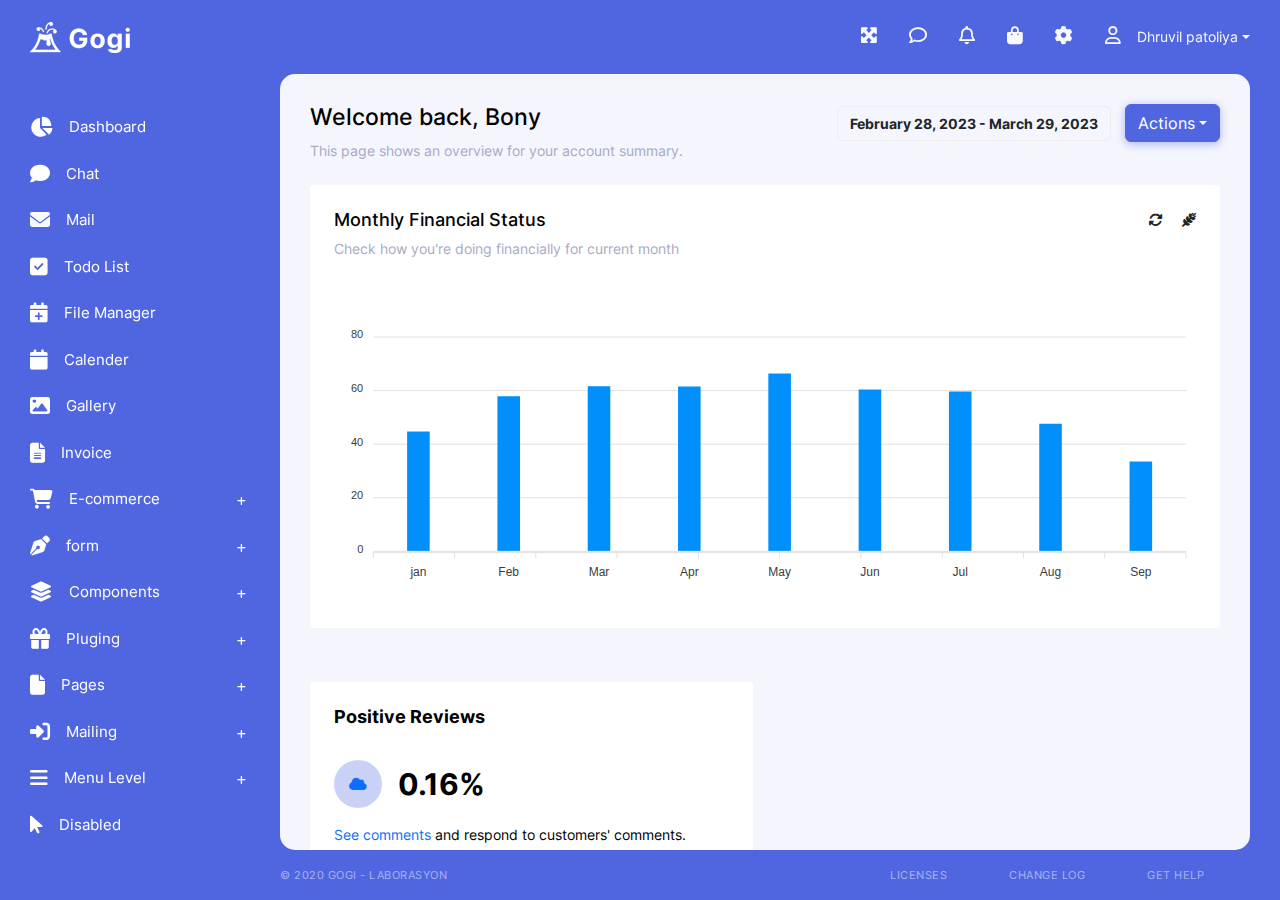
<file: index.html>
<!doctype html>
<html>
	<head>
	   <title>Gogi - Admin and Dashboard Template</title>
	   <!-- icon -->
	   <link href="images/favicon.png" rel="icon" type="favicon.png">
	   <!-- bootstrap file -->
	   <link href="css/bootstrap.min.css" rel="stylesheet">
	   <!-- css -->
	   <link href="css/style.css" rel="stylesheet">
	   <!-- fonts -->
	   <link href="css/fonts.css" rel="stylesheet">
	   <!-- icons-->
	   <link href="css/all.min.css" rel="stylesheet">
	   <!-- Media -->
	   <link href="css/media.css" rel="stylesheet">
	   <!-- responsive -->
	   <meta name="viewport" content="width=device-width, initial-scale=1.0">
	</head>
	<body>
		<div class="page-wrapper w-100">
		  <header>
			  <nav class="navbar navbar-expand-lg">
			    <div class="container-fluid">
				<div class="col-2">
					<a class="navbar-brand" href="#">
					   <img src="images/logo.png" alt="logo">
				    </a>
				</div>
				<div class="col-4">
					<div class="area d-flex ms-1 d-lg-none d-xxl-flex">
					  <div class="search-box d-flex px-2 rounded-pill align-items-center">
						 <i class="fa-solid fa-magnifying-glass ps-2"></i>
						 <form class="d-flex" role="search">
							<input class="form-control text-light" type="search" placeholder="Search">
						 </form>
					 </div>
					 <ul class="nav d-md-none d-sm-block d-xs-block">
						  <li class="nav-item dropdown">
							<a class="nav-link active text-light" href="#"data-bs-toggle="dropdown">Apps</a>
							<ul class="dropdown-menu">
								<li><a class="dropdown-item" href="#">Add Product</a></li>
								<li><a class="dropdown-item" href="#">Add Category</a></li>
								<li><a class="dropdown-item" href="#">Add Report</a></li>
								<li><hr class="dropdown-divider"></li>
								<li><a class="dropdown-item" href="#">Reports</a></li>
								<li><a class="dropdown-item" href="#">Customers</a></li>
							  </ul>
						  </li>
						  <li class="nav-item dropdown">
							<a class="nav-link text-light" href="#" data-bs-toggle="dropdown">Create</a>
							<ul class="dropdown-menu">
								<li><a class="dropdown-item" href="#">Add Product</a></li>
								<li><a class="dropdown-item" href="#">Add Category</a></li>
								<li><a class="dropdown-item" href="#">Add Report</a></li>
								<li><hr class="dropdown-divider"></li>
								<li><a class="dropdown-item" href="#">Reports</a></li>
								<li><a class="dropdown-item" href="#">Customers</a></li>
							  </ul>
						   </li>
						</ul>
			       </div>
				</div>
				<div class="collapse navbar-collapse">
				  <ul class="navbar-nav ms-auto">
					<li class="nav-item">
						<i class="fa-solid fa-maximize text-light" class="maximize"></i>
						<!-- <i class="fa-solid fa-compress" class="minimize"></i> -->
					</li>
					<li class="nav-item">
						<i class="fa-regular fa-comment text-light"></i>
					</li>
					<li class="nav-item">
						<i class="fa-regular fa-bell text-light"></i>
					</li>
					<li class="nav-item">
						<i class="fa-solid fa-bag-shopping text-light"></i>
					</li>
					<li class="nav-item">
						<i class="fa-solid fa-gear text-light"></i>
					</li>
					<li class="nav-item">
						<i class="fa-regular fa-user text-light"></i>
					</li>
					<span class="text-light dropdown-toggle">Dhruvil patoliya</span>
				  </ul>
				</div>
			  </div>
             </nav>
          </header>
		</div>
			<div class="pagebody-wrapper">
				<div class="slidebar">
					<ul>
						<li>
							<a href="#">
								<i class="fa-solid fa-chart-pie text-white"></i>
								<span class="text-white ms-3">Dashboard</span>
							</a>
						</li>
						<li>
							<a href="#">
								<i class="fa-solid fa-comment text-white"></i>
								<span class="text-white ms-3">Chat</span>
							</a>
						</li>
						<li>
							<a href="#">
								<i class="fa-solid fa-envelope text-light"></i>
								<span class="text-white ms-3">Mail</span>
							</a>
						</li>
						<li>
							<a href="#">
								<i class="fa-solid fa-square-check text-white"></i>
								<span class="text-white ms-3">Todo List</span>
							</a>
						</li>
						<li>
							<a href="#">
								<i class="fa-solid fa-calendar-plus text-white"></i>
								<span class="text-white ms-3">File Manager</span>
							</a>
						</li>
						<li>
							<a href="#">
								<i class="fa-sharp fa-solid fa-calendar text-white"></i>
								<span class="text-white ms-3">Calender</span>
							</a>
						</li>
						<li>
							<a href="#">
								<i class="fa-sharp fa-solid fa-image text-white"></i>
								<span class="text-white ms-3">Gallery</span>
							</a>
						</li>
						<li>
							<a href="#">
								<i class="fa-solid fa-file-lines text-white"></i>
								<span class="text-white ms-3">Invoice</span>
							</a>
						</li>
						<li class="slidebar-dropdown">
							<a href="#" class="position-relative">
								<i class="fa-sharp fa-solid fa-cart-shopping text-white"></i>
								<span class="text-white ms-3">E-commerce</span>
								<div class="service-icon position-absolute">
									<i class="fa-solid fa-plus text-white"></i>
								</div>
							</a>
							<div class="slidebar-dropdown-menu">
								<ul>
									<li>
										<a href="#" class="text-white">Orders</a>
									</li>
									<li>
										<a href="#" class="text-white">Product</a>
									</li>
									<li>
										<a href="#"class="text-white">Product Detail</a>
									</li>
								</ul>
							</div>
						</li>
						<li class="slidebar-dropdown">
							<a href="#" class="position-relative">
								<i class="fa-sharp fa-solid fa-pen-nib text-white"></i>
								<span class="text-white ms-3">form</span>
								<div class="service-icon position-absolute">
									<i class="fa-solid fa-plus text-white"></i>
								</div>
							</a>
							<div class="slidebar-dropdown-menu">
								<ul>
									<li>
										<a href="#" class="text-white">Basic Form</a>
									</li>
									<li>
										<a href="#" class="text-white">Custom Forms</a>
									</li>
									<li>
										<a href="#"class="text-white">Advanced Forms</a>
									</li>
									<li>
										<a href="#" class="text-white">Form Validation</a>
									</li>
									<li>
										<a href="#" class="text-white">Form Wizard</a>
									</li>
									<li>
										<a href="#" class="text-white">Form Repeater</a>
									</li>
									<li>
										<a href="#" class="text-white">File Upload</a>
									</li>
									<li>
										<a href="#" class="text-white">CKEditor</a>
									</li>
									<li>
										<a href="#" class="text-white">Datepicker</a>
									</li>
									<li>
										<a href="#" class="text-white">Timepicker</a>
									</li>
									<li>
										<a href="#" class="text-white">Colorpicker</a>
									</li>
								</ul>
							</div>
						</li>
						<li class="slidebar-dropdown">
							<a href="#" class="position-relative">
								<i class="fa-solid fa-layer-group text-white"></i>
								<span class="text-white ms-3">Components</span>
								<div class="service-icon position-absolute">
									<i class="fa-solid fa-plus text-white"></i>
								</div>
							</a>
							<div class="slidebar-dropdown-menu">
								<ul>
									<li class="slidebar-subdrop">
										<a href="#" class="text-white position-relative">Elements
											<div class="service-icon position-absolute">
												<i class="fa-solid fa-plus text-white"></i>
											</div>
										</a>
										<div class="slidebar-subdrop-menu">
											<ul>
												<li>
													<li>
														<a href="#" class="text-white">Basic Form</a>
													</li>
													<li>
														<a href="#" class="text-white">Custom Forms</a>
													</li>
													<li>
														<a href="#"class="text-white">Advanced Forms</a>
													</li>
													<li>
														<a href="#" class="text-white">Form Validation</a>
													</li>
													<li>
														<a href="#" class="text-white">Form Wizard</a>
													</li>
													<li>
														<a href="#" class="text-white">Form Repeater</a>
													</li>
													<li>
														<a href="#" class="text-white">File Upload</a>
													</li>
													<li>
														<a href="#" class="text-white">CKEditor</a>
													</li>
													<li>
														<a href="#" class="text-white">Datepicker</a>
													</li>
													<li>
														<a href="#" class="text-white">Timepicker</a>
													</li>
													<li>
														<a href="#" class="text-white">Colorpicker</a>
													</li>
												</li>
											</ul>
										</div>
									</li>
									<li class="slidebar-subdrop">
										<a href="#" class="text-white position-relative">Cards
											<div class="service-icon position-absolute">
												<i class="fa-solid fa-plus text-white"></i>
											</div>
										</a>
										<div class="slidebar-subdrop-menu">
											<ul>
												<li>
													<a href="#" class="text-white">Basic Cards</a>
												</li>
												<li>
													<a href="#" class="text-white">Image Cards</a>
												</li>
												<li>
													<a href="#"class="text-white">Scroll Cards</a>
												</li>
												<li>
													<a href="#"class="text-white">Others Cards</a>
												</li>
											</ul>
										</div>
									</li>
									<li class="slidebar-subdrop">
										<a href="#"class="text-white position-relative">Tables
											<div class="service-icon position-absolute">
												<i class="fa-solid fa-plus text-white"></i>
											</div>
										</a>
										<div class="slidebar-subdrop-menu">
											<ul>
												<li>
													<a href="#" class="text-white">Basic Cards</a>
												</li>
												<li>
													<a href="#" class="text-white">Datatable</a>
												</li>
												<li>
													<a href="#"class="text-white">Responsive Tables</a>
												</li>
											</ul>
										</div>
									</li>
									<li class="slidebar-subdrop">
										<a href="#" class="text-white position-relative">Charts
											<div class="service-icon position-absolute">
												<i class="fa-solid fa-plus text-white"></i>
											</div>
										</a>
										<div class="slidebar-subdrop-menu">
											<ul>
												<li>
													<a href="#" class="text-white">Apex	Charts</a>
												</li>
												<li>
													<a href="#" class="text-white">Chartjs</a>
												</li>
												<li>
													<a href="#"class="text-white">Justgage</a>
												</li>
												<li>
													<a href="#"class="text-white">Morsis</a>
												</li>
												<li>
													<a href="#"class="text-white">Peity</a>
												</li>
											</ul>
										</div>
									</li>
									<li class="slidebar-subdrop">
										<a href="#" class="text-white position-relative">Maps
											<div class="service-icon position-absolute">
												<i class="fa-solid fa-plus text-white"></i>
											</div>
										</a>
										<div class="slidebar-subdrop-menu">
											<ul>
												<li>
													<a href="#" class="text-white">Apex	Charts</a>
												</li>
												<li>
													<a href="#" class="text-white">Chartjs</a>
												</li>
											</ul>
										</div>
									</li>
									<li>
										<a href="#"class="text-white">Avatar</a>
									</li>
									<li>
										<a href="#" class="text-white">Icons</a>
									</li>
									<li>
										<a href="#"class="text-white">Color</a>
									</li>
								</ul>
							</div>
						</li>
						<li class="slidebar-dropdown">
							<a href="#" class="position-relative">
								<i class="fa-solid fa-gift text-white"></i>
								<span class="text-white ms-3">Pluging</span>
								<div class="service-icon position-absolute">
									<i class="fa-solid fa-plus text-white"></i>
								</div>
							</a>
							<div class="slidebar-dropdown-menu">
								<ul>
									<li>
										<a href="#" class="text-white">Sweet Alert</a>
									</li>
									<li>
										<a href="#" class="text-white">Lightbox</a>
									</li>
									<li>
										<a href="#" class="text-white">Toast</a>
									</li>
									<li>
										<a href="#" class="text-white">Tour</a>
									</li>
									<li>
										<a href="#" class="text-white">Slick Slide</a>
									</li>
									<li>
										<a href="#" class="text-white">Nestable</a>
									</li>
								</ul>
							</div>
						</li>
						<li class="slidebar-dropdown">
							<a href="#" class="position-relative">
								<i class="fa-sharp fa-solid fa-file text-white"></i>
								<span class="text-white ms-3">Pages</span>
								<div class="service-icon position-absolute">
									<i class="fa-solid fa-plus text-white"></i>
								</div>
							</a>
							<div class="slidebar-dropdown-menu">
								<ul>
									<li>
										<a href="#" class="text-white">Profile</a>
									</li>
									<li>
										<a href="#" class="text-white">Users</a>
									</li>
									<li>
										<a href="#" class="text-white">Settings</a>
									</li>
									<li>
										<a href="login.html" class="text-white">Login</a>
									</li>
									<li>
										<a href="#" class="text-white">Register</a>
									</li>
									<li>
										<a href="#" class="text-white">Recovery Password</a>
									</li>
									<li>
										<a href="#" class="text-white">Lock Screen</a>
									</li>
									<li>
										<a href="#" class="text-white">Timeline</a>
									</li>
									<li>
										<a href="#" class="text-white">Princing Table</a>
									</li>
									<li>
										<a href="#" class="text-white">Princing Table 2</a>
									</li>
									<li>
										<a href="#" class="text-white">Search Table</a>
									</li>
									<li class="slidebar-subdrop">
										<a href="#" class="text-white position-relative">Error Pages
											<div class="service-icon position-absolute">
												<i class="fa-solid fa-plus text-white"></i>
											</div>
										</a>
										<div class="slidebar-subdrop-menu">
											<ul>
												<li>
													<a href="#" class="text-white">404</a>
												</li>
												<li>
													<a href="#" class="text-white">Mean at Work</a>
												</li>
											</ul>
										</div>
									</li>
									<li>
										<a href="#" class="text-white">Blank Pages</a>
									</li>
								</ul>
							</div>
						</li>
						<li class="slidebar-dropdown">
							<a href="#" class="position-relative">
								<i class="fa-solid fa-right-to-bracket text-white"></i>
								<span class="text-white ms-3">Mailing</span>
								<div class="service-icon position-absolute">
									<i class="fa-solid fa-plus text-white"></i>
								</div>
							</a>
							<div class="slidebar-dropdown-menu">
								<ul>
									<li>
										<a href="#" class="text-white">Basic</a>
									</li>
									<li>
										<a href="#" class="text-white">Alert</a>
									</li>
									<li>
										<a href="#" class="text-white">Billing</a>
									</li>
								</ul>
							</div>
						</li>
						<li class="slidebar-dropdown">
							<a href="#" class="position-relative">
								<i class="fa-solid fa-bars text-white"></i>
								<span class="text-white ms-3">Menu Level</span>
								<div class="service-icon position-absolute">
									<i class="fa-solid fa-plus text-white"></i>
								</div>
							</a>
							<div class="slidebar-dropdown-menu">
								<ul>
									<li class="slidebar-subdrop">
										<a href="#" class="text-white position-relative">Menu Level
											<div class="service-icon position-absolute">
												<i class="fa-solid fa-plus text-white"></i>
											</div>
										</a>
										<div class="slidebar-subdrop-menu">
											<ul>
												<li>
													<a href="#" class="text-white">Menu Level</a>
												</li>
											</ul>
										</div>
									</li>
								</ul>
							</div>
						</li>
						<li>
							<a href="#">
								<i class="fa-solid fa-arrow-pointer text-white"></i>
								<span class="text-white ms-3">Disabled</span>
							</a>
						</li>
					</ul>
				</div>
				<div class="pagebody">
					<div class="content">
						<div class="row">
							<div class="col-xxl-12 d-md-none d-sm-none d-xxl-block d-xl-block d-lg-block">
								<div class="page-header d-flex justify-content-between">
									<div>
										<h3>Welcome back, Bony</h3>
									    <p>This page shows an overview for your account summary.</p>
									</div>
									<div class="mt-3 mt-md-0 show">
										<div  class="btn btn-outline-light">
											<span class="text-dark fw-bolder">February 28, 2023 - March 29, 2023</span>
										</div>
										<a href="#" class="btn btn-primary ml-0 ml-md-2 mt-2 mt-md-0 dropdown-toggle " data-bs-toggle="dropdown">Actions</a>
										<div class="dropdown-menu dropdown-menu-middle">
											<a href="#" class="dropdown-item">Download</a>
											<a href="#" class="dropdown-item">Print</a>
										</div>
									</div>
								</div>
							</div>	
							<div class="col-xxl-6 col-md-12 mt-4">
								<div class="card">
									<div class="page-header p-4 d-flex justify-content-between">
										<div>
											<h3 class="heading">Monthly Financial Status</h3>
											<p>Check how you're doing financially for current month</p>
										</div>
										<div class="dropdown">
											<a href="#" class="btn-1 btn-floating text-dark" data-bs-toggle="dropdown">
												<i class="fa-solid fa-rotate icon-1"></i>
												<i class="fa-solid fa-wheat-awn"></i>
											</a>
											<div class="dropdown-menu dropdown-menu-left">
												<a class="dropdown-item" href="#">Action</a>
												<a class="dropdown-item" href="#">Another action</a>
												<a class="dropdown-item" href="#">Something else here</a>
											</div>
										</div>
								    </div>
									<div class="card-body">
										<div id="chart">
										</div>
									</div>
								</div>
							</div>
							<div class="col-lg-6 mt-4">
								<div class="row">
									<div class="col-xxl-6">
										<div class="card">
											<div class="card-body">
												<h2 class="fw-bolder">Positive Reviews</h2>
												<div class="mb-3 d-flex align-items-center detail">
													<div class="avatar rounded-pill">
														<span class="avatar-title bg-primary-bright text-primary rounded-pill">
															<i class="fa-solid fa-cloud"></i>
														</span>
													</div>
													<h3 class="mx-3 fw-bolder my-1">0.16%</h3>
											    </div> 
												<p>
													<a href="#" class="link-1">See comments</a> and respond to customers' comments.
												</p>
											</div>
										</div>
								    </div>
									<div class="col-xxl-6">
										<div class="card">
											<div class="card-body">
												<h2 class="fw-bolder">Bounce Rate</h2>
												<div class="mb-3 d-flex align-items-center detail">
													<div class="avatar-2 rounded-pill">
														<span class="avatar-title bg-info-bright text-info ">
															<i class="fa-solid fa-map"></i>
														</span>
													</div>
													<h3 class="mx-3 fw-bolder my-1">0.16%</h3>
											    </div> 
												<p>
													<a href="#" class="link-1">See visits</a> that had a higher than expected bounce rate.
												</p>
											</div>
										</div>
								    </div>
									<div class="col-xxl-6">
										<div class="card">
											<div class="card-body">
												<h2 class="fw-bolder">Active Referrals</h2>
												<div class="mb-3 d-flex align-items-center detail">
													<div class="avatar-3 rounded-pill">
														<span class="avatar-title bg-secondary-bright text-secondary">
															<i class="fa-solid fa-envelope"></i>
														</span>
													</div>
													<h3 class="mx-3 fw-bolder my-1">0.16%</h3>
											    </div> 
												<p>
													<a href="#" class="link-1">See comments</a> and respond to customers' comments.
												</p>
											</div>
										</div>
								    </div>
									<div class="col-xxl-6">
										<div class="card">
											<div class="card-body">
												<h2 class="fw-bolder">Positive Reviews</h2>
												<div class="mb-3 d-flex align-items-center detail">
													<div class="avatar-4 rounded-pill">
														<span class="avatar-title bg-warning-bright text-warning">
															<i class="fa-solid fa-gauge-simple-high"></i>
														</span>
													</div>
													<h3 class="mx-3 fw-bolder my-1">0.16%</h3>
											    </div> 
												<p>
													<a href="#" class="link-1">See comments</a> and respond to customers' comments.
												</p>
											</div>
										</div>
								    </div>
								</div>
							</div>
						</div>
						<div class="row">
							<div class="col-xxl-6 col-md-12">
								<div class="card">
									<div class="card-body">
										<div class="content d-flex justify-content-between">
										<h3>Report</h3>
										<div class="dropdown">
											<a href="#" class="btn-1 btn-floating text-dark" data-bs-toggle="dropdown">
												<i class="fa-solid fa-wheat-awn"></i>
											</a>
											<div class="dropdown-menu dropdown-menu-left">
												<a class="dropdown-item" href="#">Action</a>
												<a class="dropdown-item" href="#">Another action</a>
												<a class="dropdown-item" href="#">Something else here</a>
											</div>
										</div>
									</div>
										<div class="list-group list-group-flush">
											<div class="list-group-item p-0 py-2 d-flex align-items-center justify-content-between">
												<div>
													<h5 class="fw-bolder">Stats</h5>
													<p class="mb-2">Week's expenses</p>
												</div>
												<h3 class="text-success mb-0 team">$1,23M</h3>
											</div>
											<div class="list-group-item p-0 py-2 d-flex align-items-center justify-content-between">
												<div>
													<h5 class="fw-bolder">Payments</h5>
													<p class="mb-2">Last month targets</p>
												</div>
												<h3 class="text-danger team-1 mb-0">-$58,90</h3>
											</div>
											<div class="list-group-item p-0 py-2 d-flex align-items-center justify-content-between">
												<div>
													<h5 class="fw-bolder">Orders</h5>
													<p>Total products ordered</p>
												</div>
												<h3 class="text-info team-2 mb-0">65</h3>
											</div>
										</div>
										<div class="mt-3">
											<a href="#" class="btn btn-info">Report Detail</a>
										</div>
									</div>
							    </div>
							</div>
							<div class="col-xxl-6 col-md-12">
								<div class="card">
									<div class="card-body">
										<div class="text-center mt-5">
											<h6 class="card-title1 text-center fw-bold">Financial year</h6>
										    <p class="note">Expenses statistics to date</p>
											<hr>
											<h3 class="fw-bold prop">$502,680</h3>
											<hr>
										</div>
										<div class="other d-flex">
											<div class="col-6">
											<div class="other-details text-center">
												<p>Current month</p>
												<div class="text-center text-center">
													<span class="fw-bold">$46,362</span>
													<span class="badge bg-danger-bright text-danger">-8%</span>
												</div>
											</div>
										</div>
											<div class="col-6">
												<div class="other-details text-center">
													<p>Last year</p>
													<div class="text-center text-center">
														<span class="fw-bold">$34,546 </span>
														<span class="badge bg-success-bright text-success">-13%</span>
													</div>
												</div>
											</div>
										</div>	
									</div>
								</div>
							</div>
						</div>
					</div>
						<div class="row">
							<div class="col-xxl-6 col-md-12">
								<div class="card">
									<div class="card-body">
										<div class="content d-flex justify-content-between">
										   <h3>Statistics</h3>
											<div class="dropdown">
												<a href="#" class="btn-1 btn-floating text-dark" data-bs-toggle="dropdown">
													<i class="fa-solid fa-wheat-awn"></i>
												</a>
												<div class="dropdown-menu dropdown-menu-left">
													<a class="dropdown-item" href="#">Action</a>
													<a class="dropdown-item" href="#">Another action</a>
													<a class="dropdown-item" href="#">Something else here</a>
												</div>
											</div>
									    </div>
										<div class="list-group list-group-flush">
											<div class="list-group-item p-0 py-2 d-flex align-items-center justify-content-between">
												<div>
													<h5 class="fw-bolder">Reports</h5>
													<p class="mb-2">Monthly sales reports</p>
												</div>
												<h3 class="text-success mb-0 team">$1,23M</h3>
											</div>
											<div class="list-group-item p-0 py-2 d-flex align-items-center justify-content-between">
												<div>
													<h5 class="fw-bolder">User</h5>
													<p class="mb-2">Visitors last week</p>
												</div>
												<h3 class="text-danger team-1 mb-0">-$58,90</h3>
											</div>
											<div class="list-group-item p-0 py-2 d-flex align-items-center justify-content-between">
												<div>
													<h5 class="fw-bolder">Sales</h5>
													<p>Total average weekly report</p>
												</div>
												<h3 class="text-info team-2 mb-0">65</h3>
											</div>
										</div>
										 <div class="mt-3 ">
											<a href="#" class="btn-3 btn-warning fw-bolder">Statistics Detail</a>
										</div>
									</div>
							    </div>
							</div>
							<div class="col-xxl-6 col-md-12">
								<div class="card">
									<div class="card-body">
										<div class="text-center">
											<p class="text-center fw-bold">Monthly report</p>
										</div>
										<div class="chaet">
											<div id="chart1">
										    </div>
										</div>
									</div>
								</div>
							</div>
						</div>
						<div class="row">
							<div class="col-xxl-4 col-md-12">
								<div class="card">
									<div class="card-body">
										<div class="content d-flex justify-content-between">
										   <h3 class="top">Reviews</h3>
											<p>View All</p>
									    </div>
											<div class="card-scroll">
											<ul class="list-group list-group-flush">
											  <li class="list-group-item px-0 py-4 d-flex">
												<div class="Man-img mr-3">
													<img src="images/man_avatar1.jpg" alt="image" class="rounded-pill">
												</div>
												<div class="home">
													<div>
														<a href="#">
															<h3 class="semi-bold text-dark">Valentine Maton</h3>
															<ul class="list-inline mb-2">
																<li class="list-inline-item">
																	<i class="fa-solid fa-star text-warning"></i>
																</li>
																<li class="list-inline-item">
																	<i class="fa-solid fa-star text-warning"></i>
																</li>
																<li class="list-inline-item">
																	<i class="fa-solid fa-star text-warning"></i>
																</li>
																<li class="list-inline-item">
																	<i class="fa-solid fa-star text-warning"></i>
																</li>
																<li class="list-inline-item">
																	<i class="fa-solid fa-star text-warning"></i>
																</li>
																<li class="list-inline-item text-dark">(5)</li>
															</ul>
														</a>
														<p class="large">Lorem ipsum dolor sit amet,<br> consectetur adipisicing elit. Odio,<br> tempora.</p>
													</div>
												</div>
											  </li>
											  <li class="list-group-item px-0 py-4 d-flex">
												<div class="Man-img mr-3">
													<img src="images/man_avatar2.jpg" alt="image" class="rounded-pill">
												</div>
												<div class="home">
													<div>
														<a href="#">
															<h3 class="semi-bold text-dark">Valentine Maton</h3>
															<ul class="list-inline mb-2">
																<li class="list-inline-item">
																	<i class="fa-solid fa-star text-warning"></i>
																</li>
																<li class="list-inline-item">
																	<i class="fa-solid fa-star text-warning"></i>
																</li>
																<li class="list-inline-item">
																	<i class="fa-solid fa-star text-warning"></i>
																</li>
																<li class="list-inline-item">
																	<i class="fa-solid fa-star text-warning"></i>
																</li>
																<li class="list-inline-item">
																	<i class="fa-solid fa-star text-warning"></i>
																</li>
																<li class="list-inline-item text-dark">(5)</li>
															</ul>
														</a>
														<p class="large">Lorem ipsum dolor sit amet,<br> consectetur adipisicing elit. Odio,<br> tempora.</p>
													</div>
												</div>
											  </li>
											  <li class="list-group-item px-0 py-4 d-flex">
												<div class="Man-img mr-3">
													<img src="images/man_avatar3.jpg" alt="image" class="rounded-pill">
												</div>
												<div class="home">
													<div>
														<a href="#">
															<h3 class="semi-bold text-dark">Valentine Maton</h3>
															<ul class="list-inline mb-2">
																<li class="list-inline-item">
																	<i class="fa-solid fa-star text-warning"></i>
																</li>
																<li class="list-inline-item">
																	<i class="fa-solid fa-star text-warning"></i>
																</li>
																<li class="list-inline-item">
																	<i class="fa-solid fa-star text-warning"></i>
																</li>
																<li class="list-inline-item">
																	<i class="fa-solid fa-star text-warning"></i>
																</li>
																<li class="list-inline-item">
																	<i class="fa-solid fa-star text-warning"></i>
																</li>
																<li class="list-inline-item text-dark">(5)</li>
															</ul>
														</a>
														<p class="large">Lorem ipsum dolor sit amet,<br> consectetur adipisicing elit. Odio,<br> tempora.</p>
													</div>
												</div>
											  </li>
											  <li class="list-group-item px-0 py-4 d-flex">
												<div class="Man-img mr-3">
													<img src="images/man_avatar4.jpg" alt="image" class="rounded-pill">
												</div>
												<div class="home">
													<div>
														<a href="#">
															<h3 class="semi-bold text-dark">Valentine Maton</h3>
															<ul class="list-inline mb-2">
																<li class="list-inline-item">
																	<i class="fa-solid fa-star text-warning"></i>
																</li>
																<li class="list-inline-item">
																	<i class="fa-solid fa-star text-warning"></i>
																</li>
																<li class="list-inline-item">
																	<i class="fa-solid fa-star text-warning"></i>
																</li>
																<li class="list-inline-item">
																	<i class="fa-solid fa-star text-warning"></i>
																</li>
																<li class="list-inline-item">
																	<i class="fa-solid fa-star text-warning"></i>
																</li>
																<li class="list-inline-item text-dark">(5)</li>
															</ul>
														</a>
														<p class="large">Lorem ipsum dolor sit amet,<br> consectetur adipisicing elit. Odio,<br> tempora.</p>
													</div>
												</div>
											  </li>
											</ul>
										</div>
								    </div>
								</div>
							</div>
							<div class="col-xxl-4 col-lg-12">
								<div class="card mb-4">
									<div class="card-body">
										<div class="text-center wolrd">
											<h6 class="card-title text-center mb-4 fw-bold">Total sales this month</h6>
											<h3 class="font-size-35 fw-bold mb-4">$1.158,000</h3>
											<p>This chart shows total sales. You can use the button below for details of this month's sales.</p>
											<a href="#" class="btn btn-primary mt-4">View Detail</a>
										</div> 
								    </div>
								</div>
								<div class="card-2">
									<div class="card-body-2 bg-info-bright">
										<div class="text-center wolrd">
											<h6 class="card-title text-center mb-4 fw-bold">Total sales this month</h6>
											<h3 class="font-size-35 fw-bold mb-4">$950,000</h3>
											<p>This chart shows total sales. You can use the button below for details of this month's sales.</p>
											<a href="#" class="btn btn-primary mt-4">View Detail</a>
										</div> 
									</div>
								</div>
							</div>
							<div class="col-xxl-4 col-lg-12">
								<div class="card">
									<div class="card-body">
										<div class="content d-flex justify-content-between">
										   <h3 class="top">Reviews</h3>
											<div class="dropdown">
											<a href="#" class="btn-1 btn-floating text-dark" data-bs-toggle="dropdown">
												<i class="fa-solid fa-rotate icon-1"></i>
												<i class="fa-solid fa-wheat-awn"></i>
											</a>
												<div class="dropdown-menu dropdown-menu-left">
													<a class="dropdown-item" href="#">Action</a>
													<a class="dropdown-item" href="#">Another action</a>
													<a class="dropdown-item" href="#">Something else here</a>
												</div>
											</div>
									    </div>
										<div id="chart2"></div>
										<ul class="list-inline harry text-center">
											<li class="list-inline-item">
												<i class="fa-solid fa-circle mr-1 text-success"></i>
												<span>Bank Card</span>
												<br>
												<small class="text-muted">25,45% over</small>
											</li>
											<li class="list-inline-item ">
												<i class="fa-solid fa-circle mr-1 text-primary"></i>
												<span>credit Card</span>
												<br>
												<small class="text-muted">75,55% over</small>
											</li>
										</ul>
									</div>
								</div>
							</div>
							<div class="card">
								<div class="card-body">
									<h6 class="fw-bold mb-5">Recent Orders</h6>
									<table class="table">
									  <thead>
										<tr>
										  <th scope="col">PRODUCT</th>
										  <th scope="col">CUSTOMER</th>
										  <th scope="col">TOTAL PRICE</th>
										  <th scope="col">STATUS</th>
										  <th scope="col">DATE</th>
										  <th scope="col">ACTION</th>
										</tr>
									  </thead>
									  <tbody>
										<tr>
										  <th scope="row">
										  <a href="#" class="d-flex align-items-center">
											<img src="images/product5.png" alt="img" class="rounded mr-3" height="34px" width="40px">
											<span class="text-dark fw-semibold ">Armchair</span>
										  </a>
										  </th>
										  <td>Morgan Pitts</td>
										  <td>$280</td>
										  <td>
											<span class="bg-warning-bright text-warning badge1 rounded">Preparing the order</span>
										  </td>
										  <td>2020/03/30</td>
										  <td class="text-center">
											<a href="#" data-bs-toggle="dropdown" class="text-dark" aria-haspopup="true" aria-expanded="false">
												<i class="fa-solid fa-rectangle-list"></i>
											</a>
											<ul class="dropdown-menu">
												<li><a class="dropdown-item" href="#">Action</a></li>
												<li><a class="dropdown-item" href="#">Another action</a></li>
												<li><a class="dropdown-item" href="#">Something else here</a></li>
											  </ul>
											</div>
										  </td>
										</tr>
										<tr>
										  <th scope="row">
											<a href="#">
											<img src="images/product8.png" alt="img" class="rounded mr-3" height="34px" width="40px">
											<span class="text-dark fw-semibold">Desk</span>
										  </a>
										  </th>
										  <td>Frankie Hewitt</td>
										  <td>$300</td>
										  <td>
											<span class="bg-success-bright text-success badge1 rounded">Remote payment accepted</span>
										  </td>
										  <td>2020/02/09</td>
										  <td class="text-center">
											<a href="#" data-bs-toggle="dropdown" class="text-dark" aria-haspopup="true" aria-expanded="false">
												<i class="fa-solid fa-rectangle-list"></i>
											</a>
											<ul class="dropdown-menu">
												<li><a class="dropdown-item" href="#">Action</a></li>
												<li><a class="dropdown-item" href="#">Another action</a></li>
												<li><a class="dropdown-item" href="#">Something else here</a></li>
											  </ul>
											</div>
										  </td>
										</tr>
										 <th scope="row">
											<a href="#">
											<img src="images/product6.png" alt="img" class="rounded mr-3" height="34px" width="40px">
											<span class="text-dark fw-semibold ">Flowerpot</span>
										  </a>
										  </th>
										  <td>Merrill Richardson</td>
										  <td>$128</td>
										  <td>
											<span class="bg-info-bright text-info badge1 rounded">Awaiting PayPal payment</span>
										  </td>
										  <td>2020/01/14</td>
										  <td class="text-center">
											<a href="#" data-bs-toggle="dropdown" class="text-dark" aria-haspopup="true" aria-expanded="false">
												<i class="fa-solid fa-rectangle-list"></i>
											</a>
											<ul class="dropdown-menu">
												<li><a class="dropdown-item" href="#">Action</a></li>
												<li><a class="dropdown-item" href="#">Another action</a></li>
												<li><a class="dropdown-item" href="#">Something else here</a></li>
											  </ul>
											</div>
										  </td>
										</tr>
										 <th scope="row">
											<a href="#">
											<img src="images/product2.png" alt="img" class="rounded mr-3" height="34px" width="40px">
											<span class="text-dark fw-semibold">Glasses</span>
										  </a>
										  </th>
										  <td>Holmes Hines</td>
										  <td>Thornton</td>
										  <td>
											<span class="bg-success-bright text-success badge1 rounded">Payment accepted</span>
										  </td>
										  <td>2020/08/28</td>
										  <td class="text-center">
											<a href="#" data-bs-toggle="dropdown" class="text-dark" aria-haspopup="true" aria-expanded="false">
												<i class="fa-solid fa-rectangle-list"></i>
											</a>
											<ul class="dropdown-menu">
												<li><a class="dropdown-item" href="#">Action</a></li>
												<li><a class="dropdown-item" href="#">Another action</a></li>
												<li><a class="dropdown-item" href="#">Something else here</a></li>
											  </ul>
											</div>
										  </td>
										</tr>
										 <th scope="row">
											<a href="#">
											<img src="images/product9.png" alt="img" class="rounded mr-3" height="34px" width="40px">
											<span class="text-dark fw-semibold">Night Light</span>
										  </a>
										  </th>
										  <td>Hayden Fitzgerald</td>
										  <td>$200</td>
										  <td>
											<span class="bg-success-bright text-success badge1 rounded">Delivered</span>
										  </td>
										  <td>2020/01/14</td>
										  <td class="text-center">
											<a href="#" data-bs-toggle="dropdown" class="text-dark" aria-haspopup="true" aria-expanded="false">
												<i class="fa-solid fa-rectangle-list"></i>
											</a>
											<ul class="dropdown-menu">
												<li><a class="dropdown-item" href="#">Action</a></li>
												<li><a class="dropdown-item" href="#">Another action</a></li>
												<li><a class="dropdown-item" href="#">Something else here</a></li>
											  </ul>
											</div>
										  </td>
										</tr>
									  </tbody>
									</table>
									<div class="row">
										<div class="col-5 pt-2">
											<span>Showing 1 to 5 of 10 entries</span>
										</div>
										<div class="col-xxl-7 d-sm-none  d-md-block  d-lg-block  d-xl-block">
											<nav aria-label="Page navigation example">
												<ul class="pagination justify-content-end">
												  <li class="page-item disabled">
													<a class="page-link">Previous</a>
												  </li>
												  <li class="page-item"><a class="page-link" href="#">1</a></li>
												  <li class="page-item"><a class="page-link" href="#">2</a></li>
												  <li class="page-item">
													<a class="page-link" href="#">Next</a>
												  </li>
												</ul>
											  </nav>
										</div>
									</div>
								</div>
							</div>
						</div>
					</div>
				</div>
				<footer class="content-footer">
					<div>
						© 2020 Gogi - 
						<a href="#">Laborasyon</a>
				    </div>
					<nav class="nav">
						<a href="#" class="nav-link">Licenses</a>
						<a href="#" class="nav-link">Change Log</a>
						<a href="#" class="nav-link">Get Help</a>
					</nav>
			    </footer>
			</div>
	<script src="js/bootstrap.bundle.min.js"></script>
	<script src="js/apexcharts.js"></script>
	<script src="https://code.jquery.com/jquery-3.6.4.min.js" integrity="sha256-oP6HI9z1XaZNBrJURtCoUT5SUnxFr8s3BzRl+cbzUq8=" crossorigin="anonymous"></script>
	<script>
		$(".slidebar-dropdown > a").click(function(){
			$(".slidebar-dropdown-menu").slideUp(200);
			if($(this).parent().hasClass("active")){
			$(".slidebar-dropdown").removeClass("active");
			$(this).parent().removeClass("active");
			}
			else{
				$(".slidebar-dropdown").removeClass("active");
				$(this).next(".slidebar-dropdown-menu").slideDown(200);
				$(this).parent().addClass("active");
			}
		});
	</script>
	
	<script>
		$(".slidebar-subdrop > a").click(function(){
			$(".slidebar-subdrop-menu").slideUp(200);
			if($(this).parent().hasClass("active")){
			$(".slidebar-subdrop").removeClass("active");
			$(this).parent().removeClass("active");
			}
			else{
				$(".slidebar-subdrop").removeClass("active");
				$(this).next(".slidebar-subdrop-menu").slideDown(200);
				$(this).parent().addClass("active");
			}
		});
	</script>
	
	<script>
		
        var options = {
          series: [{
          name: 'Net Profit',
          data: [44, 55, 57, 56, 61, 58, 63, 60, 66]
        }],
          chart: {
          type: 'bar',
          height: 282
		  
        },
        plotOptions: {
          bar: {
            horizontal: false,
            columnWidth: '25%',
            endingShape: 'rounded'
          },
        },
        dataLabels: {
          enabled: false
        },
        stroke: {
          curve: 'smooth',
          colors: ['#5066e1']
        },
		fill: {
		  colors: ['#5066e1'],
		  opacity: 0.9,
		  type: 'solid',
		  gradient: {
			  shadeIntensity: 0.5,
			  opacityFrom: 1,
			  opacityTo: 1,
			  stops: [0, 50, 100],
			}	
        },
        xaxis: {
          categories: ['jan','Feb','Mar','Apr','May','Jun','Jul','Aug','Sep','Oct',],
        },
        yaxis: {
			 categories: [0,10,20,30,40,50,60,70,80,90],
        },
        fill: {
          opacity: 1
        },
       
        };

        var chart = new ApexCharts(document.querySelector("#chart"), options);
        chart.render();
      
    
      
	</script>
	
	
	<script>
		 var options = {
          series: [{
          name: 'Net Profit',
          data: [44, 55, 57, 56, 61, 58, 63, 60, 66]
		  },{
		  name: 'Revenue',
          data: [76, 85, 101, 98, 87, 105, 91, 114, 94]
        }],
          chart: {
          type: 'bar',
          height: 250
        },
        plotOptions: {
          bar: {
            horizontal: false,
            columnWidth: '30%',
            endingShape: 'rounded'
          },
        },
        dataLabels: {
          enabled: false
        },
        stroke: {
          show: true,
          width: 2,
          colors: ['transparent']
        },
        yaxis: {
          title: {
            text: '$ (thousands)'
          }
        },
        fill: {
          opacity: 1
        },
        tooltip: {
          y: {
            formatter: function (val) {
              return "$ " + val + " thousands"
            }
          }
        }
        };

        var chart = new ApexCharts(document.querySelector("#chart1"), options);
        chart.render();
   
	</script>
	
	<script>
		 var options = {
          series: [244,355],
          chart: {
          type: 'donut',
        },
        responsive: [{
          breakpoint: 480,
          options: {
            chart: {
              width: 400
            },
            legend: {
              position: 'bottom'
            }
          }
        }]
        };

        var chart = new ApexCharts(document.querySelector("#chart2"), options);
        chart.render();
      
      
	</script>
	</body>
</html>
</file>
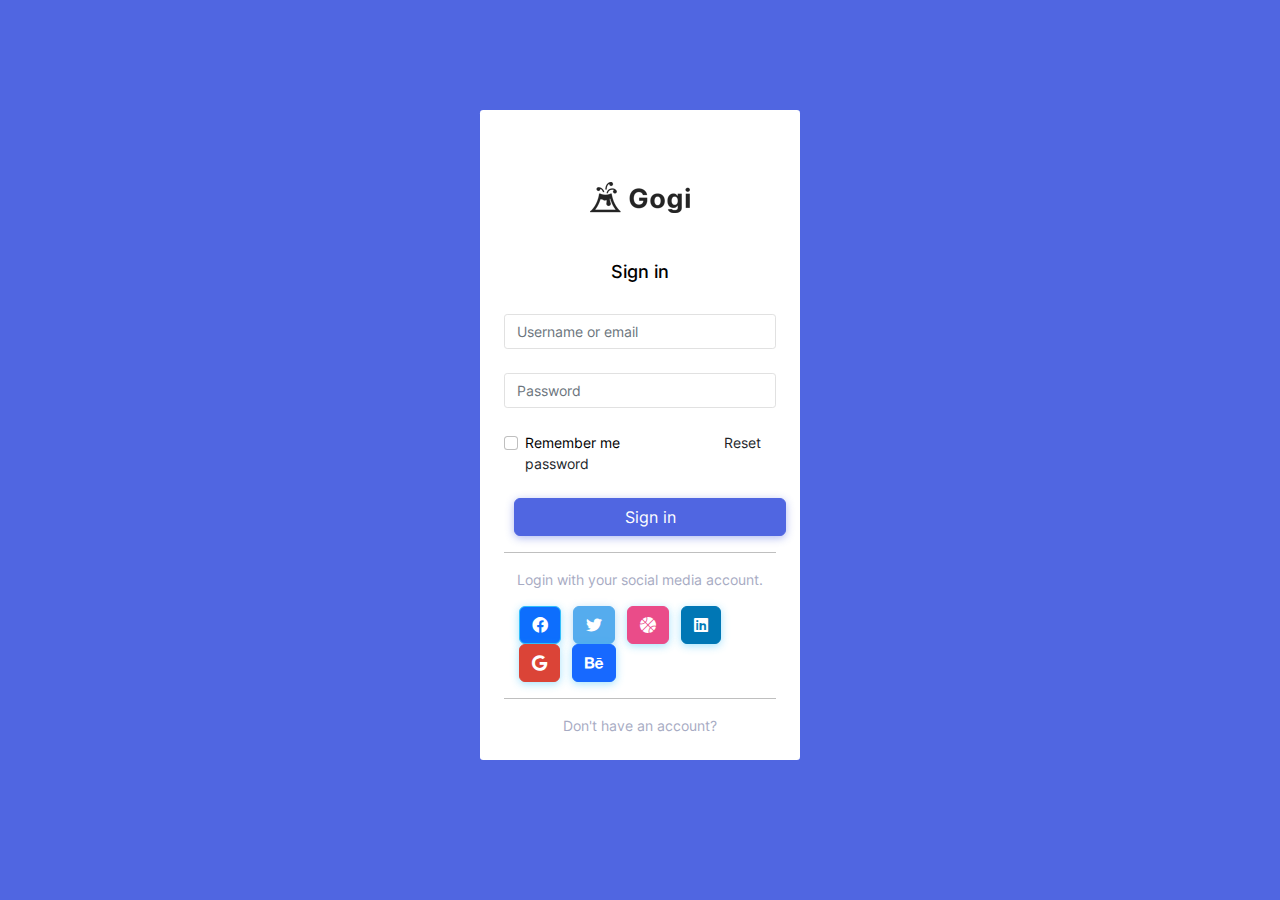
<file: login.html>
<!doctype html>
<html>
	<head>
	   <title>Gogi - Admin and Dashboard Template</title>
	   <!-- icon -->
	   <link href="images/favicon.png" rel="icon" type="favicon.png">
	   <!-- bootstrap file -->
	   <link href="css/bootstrap.min.css" rel="stylesheet">
	   <!-- css -->
	   <link href="css/style.css" rel="stylesheet">
	   <!-- fonts -->
	   <link href="css/fonts.css" rel="stylesheet">
	   <!-- icons-->
	   <link href="css/all.min.css" rel="stylesheet">
	</head>
	<body>
	<div class="page-wrapper form-wraper w-100 v-100 vh-100 d-flex align-items-center justify-content-center">
		<div class="card w-25">
			<div class="card-body">
				<div class="logo text-center mb-5 mt-5">
					<a href="#">
						<img src="images/dark-logo.png" alt="img">
					</a>
				</div>
				<h2 class="text-center">Sign in</h2>
				<form>
				    <div class="mb-4">
						<input type="email" class="form-control" id="exampleInputEmail1" placeholder="Username or email">
				  </div>
				  <div class="mb-4">
					<input type="password" class="form-control" id="exampleInputPassword1" placeholder="Password">
				  </div>
				  <div class="mb-3 form-check">
					<input type="checkbox" class="form-check-input" id="exampleCheck1">
					<label class="form-check-label" for="exampleCheck1">Remember me</label>
					<a href="#" class="text-dark tag">Reset password</a>
				  </div>
				  <button type="submit" class="btn btn-primary btn-block mt-2">Sign in</button>
				  <hr>
				  <p class="text-center option mb-3">Login with your social media account.</p>
				  <ul class="list-inline">
						<li class="list-inline-item">
							<a href="#" class="btn btn-floating btn-facebook bg-primary">
								<i class="fa-brands fa-facebook"></i>
							</a>
						</li>
						<li class="list-inline-item">
							<a href="#" class="btn btn-floating btn-twitter">
								<i class="fa-brands fa-twitter"></i>
							</a>
						</li>
						<li class="list-inline-item">
							<a href="#" class="btn btn-floating btn-dribbble">
								<i class="fa-solid fa-basketball"></i>
							</a>
						</li>
						<li class="list-inline-item">
							<a href="#" class="btn btn-floating btn-linkedin">
								<i class="fa-brands fa-linkedin"></i>
							</a>
						</li>
						<li class="list-inline-item">
							<a href="#" class="btn btn-floating btn-google">
								<i class="fa-brands fa-google"></i>
							</a>
						</li>
						<li class="list-inline-item">
							<a href="#" class="btn btn-floating btn-behance">
								<i class="fa-brands fa-behance"></i>
							</a>
						</li>
					</ul>
					<hr>
					<p class="text-center option">Don't have an account?</p>
				</form>
			</div>
		</div>
	</div>
	
	
	
	
	
	
    <script src="js/bootstrap.bundle.min.js"></script>
	<script src="js/apexcharts.js"></script>
	<script src="https://code.jquery.com/jquery-3.6.4.min.js" integrity="sha256-oP6HI9z1XaZNBrJURtCoUT5SUnxFr8s3BzRl+cbzUq8=" crossorigin="anonymous"></script>
		<script>
			$(".slidebar-dropdown > a").click(function(){
				$(".slidebar-dropdown-menu").slideUp(200);
				if($(this).parent().hasClass("active")){
				$(".slidebar-dropdown").removeClass("active");
				$(this).parent().removeClass("active");
				}
				else{
					$(".slidebar-dropdown").removeClass("active");
					$(this).next(".slidebar-dropdown-menu").slideDown(200);
					$(this).parent().addClass("active");
				}
			});
		</script>
	
		<script>
			$(".slidebar-subdrop > a").click(function(){
				$(".slidebar-subdrop-menu").slideUp(200);
				if($(this).parent().hasClass("active")){
				$(".slidebar-subdrop").removeClass("active");
				$(this).parent().removeClass("active");
				}
				else{
					$(".slidebar-subdrop").removeClass("active");
					$(this).next(".slidebar-subdrop-menu").slideDown(200);
					$(this).parent().addClass("active");
				}
			});
		</script>
	</body>
</html>
</file>
<file: css/style.css>
body{
	font-family: 'Inter';
	background-color: #5066e1;
    color: black;
    font-size: 14px;
    overflow: hidden;
}
a{
	text-decoration:none;
}
p{
	margin:0;
}
ul,li{
	padding:0;
}
.navbar{
	height:74px;
}
header{
	position:fixed;
	top:0;
	left:0;
	width:100%;
}
.navbar .container-fluid{
	padding:0px 30px;
}
.search-box{
	background: rgba(255, 255, 255, 0.15);
    border-radius: 100px !important;
    color: white;
	width:247px;
	height:36px;
}
.search-box input,.search-box .form-control:focus{
	background:transparent;
	border:none;
	outline:none;
	box-shadow:none;
}
.slidebar-dropdown-menu{
	display:none;
}
.dropdown .dropdown-menu{
	border:none;
}
.dropdown-menu .dropdown-item:hover{
	color: #5066e1;
}
.dropdown-menu .dropdown-item{
	font-size:14px;
}
.navbar-nav .nav-item{
	padding:0px 16px;
}
.navbar-nav .nav-item i{
	font-size:18px;
}
.slidebar{
	width:280px;
	height:calc(100vh - 74px);
	overflow-y:scroll;
	padding-top:30px;
	padding-bottom:30px;
	position:fixed;
	top:74px;
	left:0;
}
.slidebar ul{
	list-style:none;
}
.slidebar ul li a i{
	font-size: 20px;
}
.slidebar ul li a span{
	font-size: 15px;
}
.slidebar ul li a{
	display:flex;
	align-items:center;
	text-decoration:none;
	padding:12px 30px;
}
.slidebar-dropdown-menu ul li a{
	padding:8px 30px 8px 65px;
}
.slidebar-subdrop-menu ul li a{
	padding:8px 30px 8px 85px;
}
.slidebar-dropdown a{
	position:relative;
}
.service-icon{
	position:absolute;
	right:34px;
	z-index:1;
}
.slidebar-dropdown .service-icon i::before{
	font-size:10px;
}
.slidebar:hover.slidebar::-webkit-scrollbar-thumb{
	display: block;
}
.slidebar::-webkit-scrollbar-track{
	border-radius: 10px;
	display: none;
}
.slidebar::-webkit-scrollbar{
	width: 8px;	
}
.slidebar::-webkit-scrollbar-thumb{
	border-radius: 10px;
	background-color: rgba(255, 255, 255, 0.5) !important;	
	display: none;
}
.pagebody:hover.pagebody::-webkit-scrollbar-thumb{
	display: block;
}
.pagebody::-webkit-scrollbar-track{
	border-radius: 10px;
	display: none;
}
.pagebody::-webkit-scrollbar{
	width: 8px;	
}
.pagebody::-webkit-scrollbar-thumb{
	border-radius: 10px;
	background-color: rgba(41, 49, 52, 0.5) !important;
	display: none;
}
.pagebody{
	background-color: #f4f5fd;
	padding: 30px;
	margin-top: 74px;
    margin-left: 280px;
	margin-right:30px;
	height: calc(100vh - 74px - 50px);
	border-radius:15px;
	overflow-y:scroll;
}
.page-header h3{
	font-size: 23px;
	font-family: 'Inter';
}
.page-header p{
	color: #a7abc3 !important;
}
.btn-outline-light{
	border-color: #ededed;
	font-size: 14px;
}
.btn-primary{
	color: white !important;
    background: #5066e1;
    border-color: #5066e1;
    cursor: pointer;
    box-shadow: 0px 2px 8px 0px rgba(80, 102, 225, 0.45);
	margin-left: 10px;
}
.card{
	margin-bottom: 1.875rem;
    border-radius: 0.2rem;
    border: none;
}
.card .card-body{
	padding:24px;
}
.card .card-body h2{
	font-size:18px;
	margin:0px 0px 32px;
}
.avatar{
	width:48px;
	height:48px;
	background: rgba(80, 102, 225, 0.3) !important;
	line-height:48px;
	text-align:center;
}
.detail h3{
	font-size:30px;
}
.link-1{
	text-decoration:none;
}
.avatar-2{
	width:48px;
	height:48px;
	background: rgba(48, 190, 251, 0.3) !important;
	line-height:48px;
	text-align:center;
}
.avatar-3{
	width:48px;
	height:48px;
	background: rgba(221, 68, 167, 0.3) !important;
	line-height:48px;
	text-align:center;
}
.text-secondary {
    color: #DD44A7 !important;
}
.avatar-4{
	width:48px;
	height:48px;
	background: rgba(255, 204, 62, 0.3) !important;
	line-height:48px;
	text-align:center;
}
.card .content h3{
	font-size:18px;
} 
.card .list-group-item h5{
	font-size:17px;
}
.team{
	color: rgb(52, 205, 134) !important;
}
.team-1{
	color: #ff3e6c !important;
}
.team-2{
	color: #30befb !important;
}
.card .btn{
	color: white !important;
    background: #30befb;
    border-color: #30befb;
    cursor: pointer;
    box-shadow: 0px 2px 8px 0px rgba(48, 190, 251, 0.45);
}
.btn-3 {
	color: #212529 !important;
    background: #ffcc3e;
    border-color: #ffcc3e;
    cursor: pointer;
    box-shadow: 0px 2px 8px 0px rgba(255, 204, 62, 0.45);
	text-decoration:none;
	padding:10px 15px;
	border-radius: 0.2rem;
}
.card .heading{
	font-size:18px;
}
.card .icon-1{
	margin-right:15px;
}
.card .apexcharts-menu-icon{
	display:none;
}
.content .top{
	margin:0px 0px 32px;
}
.Man-img img{
	width:48px;
	height:48px;
}
.home h3 {
	font-size:14px;
	margin-left:15px;
}
.list-inline ,.dot ,.large{
	margin-left:15px;
}
.card .card-scroll{
	overflow-y:scroll;
	height: 430px;
}
.bg-info-bright{
	background: rgba(48, 190, 251, 0.3) !important;
}
.card-2 .card-body-2{
	padding:24px;
}
.card-scroll:hover.card-scroll::-webkit-scrollbar-thumb{
	display: block;
}
.card-scroll::-webkit-scrollbar-track{
	border-radius: 10px;
	display: none;
}
.card-scroll::-webkit-scrollbar{
	width: 8px;	
}
.card-scroll::-webkit-scrollbar-thumb{
	border-radius: 10px;
	background-color: rgba(41, 49, 52, 0.5) !important;
	display: none;
}
.card .note ,.other-details p{
	color: #a7abc3; 
}
.card .card-title1{
	font-size:18px;
}
.prop{
	font-size:40px;
}
.bg-danger-bright {
    background: rgba(255, 62, 108, 0.3) !important;
}
.bg-success-bright{
	background: rgba(52, 205, 134, 0.3) !important;
}
.badge{
	margin-left:5px;
	padding:5px 10px;
}
.body-title{
	height:743px;
}
.other-details{
	margin-top:42px;
}
.chaet .apexcharts-text tspan ,.apexcharts-legend span , .apexcharts-zoomin-icon path ,.apexcharts-zoomout-icon path ,.apexcharts-zoom-icon path ,.apexcharts-pan-icon path ,.apexcharts-reset-icon path{ 
	display:none;
}
.chaet .apexcharts-text tspan ,.line{
	display:none;
}
.list-inline-item span{
	margin-left:5px;
}
.harry{
	margin-top:100px;
}
.chart2{
	margin-top:50px;
} 
.mr-3 {
    margin-right: 1rem!important;
}
.badge1{
	padding:5px 10px;
	font-size: 11px;
}
.bg-warning-bright {
    background: rgba(255, 204, 62, 0.3) !important;
}
.table td {
    vertical-align: middle;
}
 .table thead th{
    color: #a7abc3 !important;
 }
 .table thead th {
    border-top: none;
    border-bottom-width: 1px;
    font-weight: 600;
    text-transform: uppercase;
    font-size: 11px;
    letter-spacing: 1px;
}
.form-wraper {
	padding:40px 0px;
	border-radius: 0.5rem;
}
.form-control{
	font-size: 0.875rem;
    border-color: #e1e1e1;
    border-radius: 0.2rem;
}
.tag{
	margin:0px 0px 0px 100px;
}
.btn.btn-block {
    width: 100%;
    justify-content: center;
}
.btn.btn-primary{
	color: white !important;
    background: #5066e1;
    border-color: #5066e1;
    cursor: pointer;
    box-shadow: 0px 2px 8px 0px rgba(80, 102, 225, 0.45);
}

.option{
	color: #a7abc3 !important;
}
.btn.btn-twitter {
    background: #55acee;
    border-color: #55acee;
    cursor: pointer;
    box-shadow: 0px 2px 8px 0px rgba(85, 172, 238, 0.45);
    color: white !important;
}
.btn.btn-dribbble {
    background: #ea4c89;
    border-color: #ea4c89;
}
.btn.btn-linkedin {
    background: #0077b5;
    border-color: #0077b5;
}
.btn.btn-google {
    background: #db4437;
    border-color: #db4437;
}
.btn.btn-behance {
    background: #1769ff;
    border-color: #1769ff;
}
footer.content-footer{
	margin-left:280px;
	height:50px;	
	display:flex;
	align-items:center;
	justify-content:space-between;
	
}
footer.content-footer * {
    text-transform: uppercase;
    letter-spacing: 0.5px;
    font-size: 11px;
    color: rgba(255, 255, 255, 0.5);
	margin-right:30px;
}
</file>
<file: css/fonts.css>
/* inter-100 - latin */
@font-face {
  font-display: swap; /* Check https://developer.mozilla.org/en-US/docs/Web/CSS/@font-face/font-display for other options. */
  font-family: 'Inter';
  font-style: normal;
  font-weight: 100;
  src: url('../fonts/inter-v12-latin-100.eot'); /* IE9 Compat Modes */
  src: url('../fonts/inter-v12-latin-100.eot?#iefix') format('embedded-opentype'), /* IE6-IE8 */
       url('../fonts/inter-v12-latin-100.woff2') format('woff2'), /* Super Modern Browsers */
       url('../fonts/inter-v12-latin-100.woff') format('woff'), /* Modern Browsers */
       url('../fonts/inter-v12-latin-100.ttf') format('truetype'), /* Safari, Android, iOS */
       url('../fonts/inter-v12-latin-100.svg#Inter') format('svg'); /* Legacy iOS */
}
/* inter-200 - latin */
@font-face {
  font-display: swap; /* Check https://developer.mozilla.org/en-US/docs/Web/CSS/@font-face/font-display for other options. */
  font-family: 'Inter';
  font-style: normal;
  font-weight: 200;
  src: url('../fonts/inter-v12-latin-200.eot'); /* IE9 Compat Modes */
  src: url('../fonts/inter-v12-latin-200.eot?#iefix') format('embedded-opentype'), /* IE6-IE8 */
       url('../fonts/inter-v12-latin-200.woff2') format('woff2'), /* Super Modern Browsers */
       url('../fonts/inter-v12-latin-200.woff') format('woff'), /* Modern Browsers */
       url('../fonts/inter-v12-latin-200.ttf') format('truetype'), /* Safari, Android, iOS */
       url('../fonts/inter-v12-latin-200.svg#Inter') format('svg'); /* Legacy iOS */
}
/* inter-300 - latin */
@font-face {
  font-display: swap; /* Check https://developer.mozilla.org/en-US/docs/Web/CSS/@font-face/font-display for other options. */
  font-family: 'Inter';
  font-style: normal;
  font-weight: 300;
  src: url('../fonts/inter-v12-latin-300.eot'); /* IE9 Compat Modes */
  src: url('../fonts/inter-v12-latin-300.eot?#iefix') format('embedded-opentype'), /* IE6-IE8 */
       url('../fonts/inter-v12-latin-300.woff2') format('woff2'), /* Super Modern Browsers */
       url('../fonts/inter-v12-latin-300.woff') format('woff'), /* Modern Browsers */
       url('../fonts/inter-v12-latin-300.ttf') format('truetype'), /* Safari, Android, iOS */
       url('../fonts/inter-v12-latin-300.svg#Inter') format('svg'); /* Legacy iOS */
}
/* inter-regular - latin */
@font-face {
  font-display: swap; /* Check https://developer.mozilla.org/en-US/docs/Web/CSS/@font-face/font-display for other options. */
  font-family: 'Inter';
  font-style: normal;
  font-weight: 400;
  src: url('../fonts/inter-v12-latin-regular.eot'); /* IE9 Compat Modes */
  src: url('../fonts/inter-v12-latin-regular.eot?#iefix') format('embedded-opentype'), /* IE6-IE8 */
       url('../fonts/inter-v12-latin-regular.woff2') format('woff2'), /* Super Modern Browsers */
       url('../fonts/inter-v12-latin-regular.woff') format('woff'), /* Modern Browsers */
       url('../fonts/inter-v12-latin-regular.ttf') format('truetype'), /* Safari, Android, iOS */
       url('../fonts/inter-v12-latin-regular.svg#Inter') format('svg'); /* Legacy iOS */
}
/* inter-500 - latin */
@font-face {
  font-display: swap; /* Check https://developer.mozilla.org/en-US/docs/Web/CSS/@font-face/font-display for other options. */
  font-family: 'Inter';
  font-style: normal;
  font-weight: 500;
  src: url('../fonts/inter-v12-latin-500.eot'); /* IE9 Compat Modes */
  src: url('../fonts/inter-v12-latin-500.eot?#iefix') format('embedded-opentype'), /* IE6-IE8 */
       url('../fonts/inter-v12-latin-500.woff2') format('woff2'), /* Super Modern Browsers */
       url('../fonts/inter-v12-latin-500.woff') format('woff'), /* Modern Browsers */
       url('../fonts/inter-v12-latin-500.ttf') format('truetype'), /* Safari, Android, iOS */
       url('../fonts/inter-v12-latin-500.svg#Inter') format('svg'); /* Legacy iOS */
}
/* inter-600 - latin */
@font-face {
  font-display: swap; /* Check https://developer.mozilla.org/en-US/docs/Web/CSS/@font-face/font-display for other options. */
  font-family: 'Inter';
  font-style: normal;
  font-weight: 600;
  src: url('../fonts/inter-v12-latin-600.eot'); /* IE9 Compat Modes */
  src: url('../fonts/inter-v12-latin-600.eot?#iefix') format('embedded-opentype'), /* IE6-IE8 */
       url('../fonts/inter-v12-latin-600.woff2') format('woff2'), /* Super Modern Browsers */
       url('../fonts/inter-v12-latin-600.woff') format('woff'), /* Modern Browsers */
       url('../fonts/inter-v12-latin-600.ttf') format('truetype'), /* Safari, Android, iOS */
       url('../fonts/inter-v12-latin-600.svg#Inter') format('svg'); /* Legacy iOS */
}
/* inter-700 - latin */
@font-face {
  font-display: swap; /* Check https://developer.mozilla.org/en-US/docs/Web/CSS/@font-face/font-display for other options. */
  font-family: 'Inter';
  font-style: normal;
  font-weight: 700;
  src: url('../fonts/inter-v12-latin-700.eot'); /* IE9 Compat Modes */
  src: url('../fonts/inter-v12-latin-700.eot?#iefix') format('embedded-opentype'), /* IE6-IE8 */
       url('../fonts/inter-v12-latin-700.woff2') format('woff2'), /* Super Modern Browsers */
       url('../fonts/inter-v12-latin-700.woff') format('woff'), /* Modern Browsers */
       url('../fonts/inter-v12-latin-700.ttf') format('truetype'), /* Safari, Android, iOS */
       url('../fonts/inter-v12-latin-700.svg#Inter') format('svg'); /* Legacy iOS */
}
/* inter-800 - latin */
@font-face {
  font-display: swap; /* Check https://developer.mozilla.org/en-US/docs/Web/CSS/@font-face/font-display for other options. */
  font-family: 'Inter';
  font-style: normal;
  font-weight: 800;
  src: url('../fonts/inter-v12-latin-800.eot'); /* IE9 Compat Modes */
  src: url('../fonts/inter-v12-latin-800.eot?#iefix') format('embedded-opentype'), /* IE6-IE8 */
       url('../fonts/inter-v12-latin-800.woff2') format('woff2'), /* Super Modern Browsers */
       url('../fonts/inter-v12-latin-800.woff') format('woff'), /* Modern Browsers */
       url('../fonts/inter-v12-latin-800.ttf') format('truetype'), /* Safari, Android, iOS */
       url('../fonts/inter-v12-latin-800.svg#Inter') format('svg'); /* Legacy iOS */
}
/* inter-900 - latin */
@font-face {
  font-display: swap; /* Check https://developer.mozilla.org/en-US/docs/Web/CSS/@font-face/font-display for other options. */
  font-family: 'Inter';
  font-style: normal;
  font-weight: 900;
  src: url('../fonts/inter-v12-latin-900.eot'); /* IE9 Compat Modes */
  src: url('../fonts/inter-v12-latin-900.eot?#iefix') format('embedded-opentype'), /* IE6-IE8 */
       url('../fonts/inter-v12-latin-900.woff2') format('woff2'), /* Super Modern Browsers */
       url('../fonts/inter-v12-latin-900.woff') format('woff'), /* Modern Browsers */
       url('../fonts/inter-v12-latin-900.ttf') format('truetype'), /* Safari, Android, iOS */
       url('../fonts/inter-v12-latin-900.svg#Inter') format('svg'); /* Legacy iOS */
}
</file>
<file: css/media.css>
@media(min-width:1400px){}

@media(max-width:1399px){}

@media(max-width:1199px){
	
}

@media(max-width:991px){}

@media(max-width:767px){}

@media(max-width:575px){
</file>
